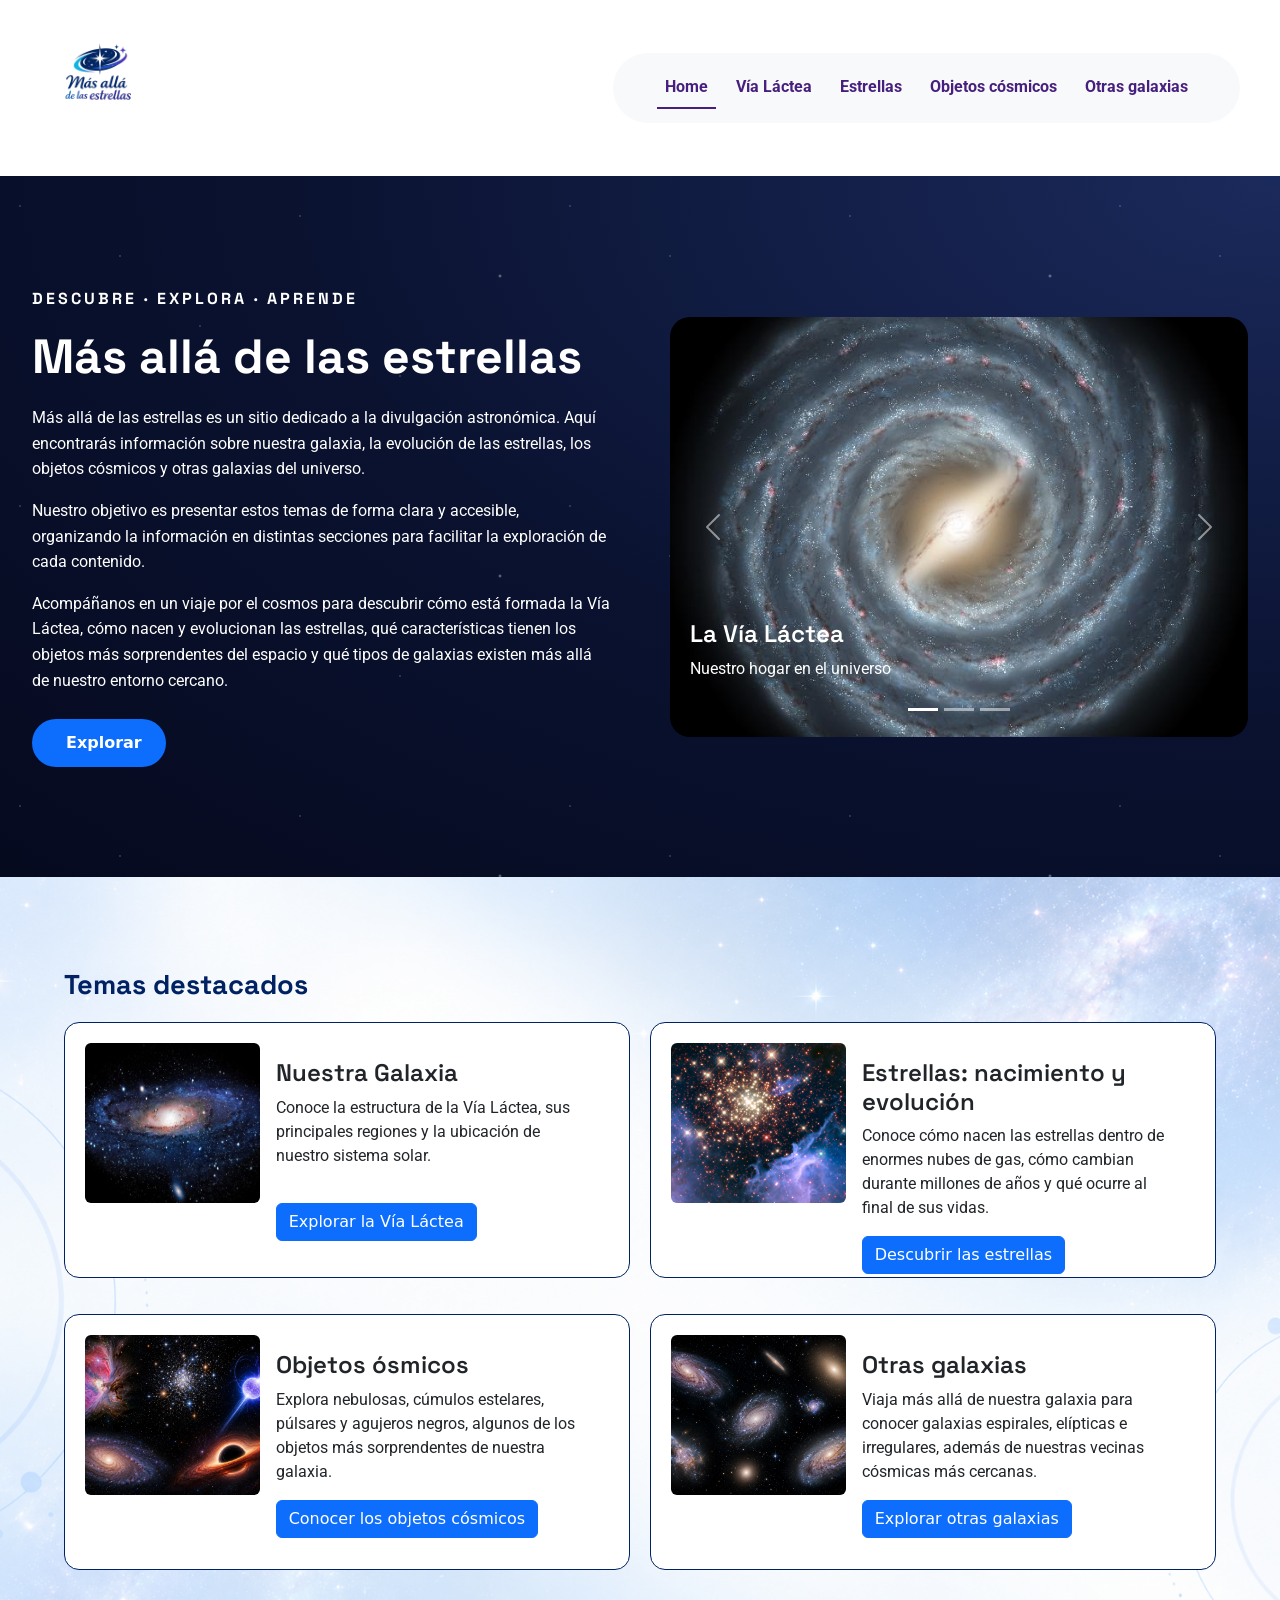
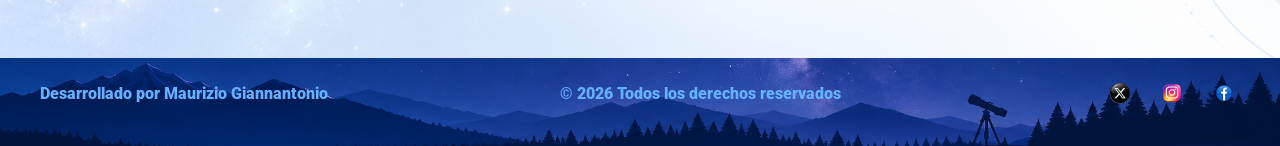
<file: index.html>
<!DOCTYPE html>
<html lang="es">
<head>
    <meta charset="UTF-8">
    <meta name="viewport" content="width=device-width, initial-scale=1.0">
    <!-- BOOTSTRAP -->
    <link href="https://cdn.jsdelivr.net/npm/bootstrap@5.3.8/dist/css/bootstrap.min.css" rel="stylesheet" integrity="sha384-sRIl4kxILFvY47J16cr9ZwB07vP4J8+LH7qKQnuqkuIAvNWLzeN8tE5YBujZqJLB" crossorigin="anonymous">

    <!-- CSS -->
    <link rel="stylesheet" href="./styles/style.css">
    <title>Más allá de las estrellas | Inicio</title>
</head>
<body>
    <header>

        <a href="./index.html" aria-label="Inicio" title="Inicio">
            <figure>
                <img
                    class="logo"
                    src="./assets/logo-pagina.png"
                    alt="Logo de Más allá de las estrellas"
                    title="Más allá de las estrellas"
                >
            </figure>
        </a>
        <nav class="navbar navbar-expand-md bg-body-tertiary " data-bs-theme="light">
            <div class="container">

                <button class="navbar-toggler" type="button" data-bs-toggle="collapse" data-bs-target="#navbarSupportedContent" aria-controls="navbarSupportedContent" aria-expanded="false" aria-label="Toggle navigation">
                    <span class="navbar-toggler-icon"></span>
                </button>
                <div class="collapse navbar-collapse" id="navbarSupportedContent">
                    <ul class="navbar-nav nav-bar ms-auto mb-2 mb-lg-0">
                        <li class="nav-item">
                            <a class="nav-link" aria-current="page" href="./index.html">Home</a>
                            
                        </li>
                        <li class="nav-item">
                            <a class="nav-link" href="./pages/via-lactea.html">Vía Láctea</a>
                        </li>
                        <li class="nav-item">
                            <a class="nav-link" href="./pages/estrellas.html">Estrellas</a>
                        </li>
                        <li class="nav-item">
                            <a class="nav-link" href="./pages/objetos-cosmicos.html">Objetos cósmicos</a>
                        </li>
                        <li class="nav-item">
                            <a class="nav-link" href="./pages/otras-galaxias.html">Otras galaxias</a>
                        </li>
                    </ul>
                </div>
            </div>
        </nav>
    </header>

    <main>

        <!-- HERO con fondo oscuro, full-width -->
        <section class="hero">
            <div class="hero-content home">

                <div class="hero-texto">
                    <p class="hero-badge">DESCUBRE · EXPLORA · APRENDE</p>
                    <h1>Más allá de las estrellas</h1>
                    <p>
                        Más allá de las estrellas es un sitio dedicado a la divulgación astronómica.
                        Aquí encontrarás información sobre nuestra galaxia, la evolución de las estrellas,
                        los objetos cósmicos y otras galaxias del universo.
                    </p>
                    <p>
                        Nuestro objetivo es presentar estos temas de forma clara y accesible,
                        organizando la información en distintas secciones para facilitar la
                        exploración de cada contenido.
                    </p>
                    <p>
                        Acompáñanos en un viaje por el cosmos para descubrir cómo está formada
                        la Vía Láctea, cómo nacen y evolucionan las estrellas, qué características
                        tienen los objetos más sorprendentes del espacio y qué tipos de galaxias
                        existen más allá de nuestro entorno cercano.
                    </p>
                    <a href="#temas-destacados" class="btn-explorar">
                        <i class="bi bi-compass"></i> Explorar
                    </a>
                </div>

                <div class="hero-carousel">
                    <div id="carouselEstrellas" class="carousel slide" data-bs-ride="carousel">
                        <div class="carousel-inner">
                            <div class="carousel-item active">
                                <img src="./assets/via-lactea.jpg" class="d-block w-100" alt="La Vía Láctea">
                                <div class="carousel-caption">
                                    <h5>La Vía Láctea</h5>
                                    <p>Nuestro hogar en el universo</p>
                                </div>
                            </div>
                            <div class="carousel-item">
                                <img src="./assets/estrella.png" class="d-block w-100" alt="Nacimiento de estrellas">
                                <div class="carousel-caption">
                                    <h5>Nacimiento de las estrellas</h5>
                                    <p>Cómo se forman dentro de las nebulosas</p>
                                </div>
                            </div>
                            <div class="carousel-item">
                                <img src="./assets/galaxias.png" class="d-block w-100" alt="Otras galaxias">
                                <div class="carousel-caption">
                                    <h5>Otras galaxias</h5>
                                    <p>Un vistazo más allá de la Vía Láctea</p>
                                </div>
                            </div>
                        </div>

                        <button class="carousel-control-prev" type="button" data-bs-target="#carouselEstrellas" data-bs-slide="prev">
                            <span class="carousel-control-prev-icon" aria-hidden="true"></span>
                        </button>
                        <button class="carousel-control-next" type="button" data-bs-target="#carouselEstrellas" data-bs-slide="next">
                            <span class="carousel-control-next-icon" aria-hidden="true"></span>
                        </button>

                        <div class="carousel-indicators">
                            <button type="button" data-bs-target="#carouselEstrellas" data-bs-slide-to="0" class="active" aria-current="true"></button>
                            <button type="button" data-bs-target="#carouselEstrellas" data-bs-slide-to="1"></button>
                            <button type="button" data-bs-target="#carouselEstrellas" data-bs-slide-to="2"></button>
                        </div>
                    </div>
                </div>

            </div>
        </section>

        <section class ="temas-fondo">
            <div class="home">
                <section class="temas-destacados" id="temas-destacados">
                    <h2>Temas destacados</h2>
                    
                    <div class="contenedor-tarjetas">
                        <article class="card mb-3"">
                            <div class="row g-0">
                                <div class="col-md-4">
                                    <img src="./assets/via-lactea2.jpg" class="img-fluid rounded start" alt="...">
                                </div>
                                <div class="col-md-8">
                                    <div class="card-body">
                                        <h5 class="card-title">Nuestra Galaxia</h5>
                                        <p class="card-text">Conoce la estructura de la Vía Láctea, sus principales regiones y la ubicación de nuestro sistema solar.</p>
                                        <a href="./pages/via-lactea.html" class="btn btn-primary">Explorar la Vía Láctea</a>
                                    </div>
                                </div>
                            </div>
                        </article>

                        <article class="card mb-3">
                            <div class="row g-0">
                                <div class="col-md-4">
                                    <img src="./assets/estrella.png" class="img-fluid rounded start" alt="...">
                                </div>
                                <div class="col-md-8">
                                    <div class="card-body">
                                        <h5 class="card-title">Estrellas: nacimiento y evolución</h5>
                                        <p class = "card-text">
                                            Conoce cómo nacen las estrellas dentro de enormes nubes de gas,
                                            cómo cambian durante millones de años y qué ocurre al final de sus vidas.
                                        </p>
                                        <a href="./pages/estrellas.html" class="btn btn-primary">Descubrir las estrellas</a>
                                    </div>
                                </div>
                            </div>
                        </article>

                        <article class="card mb-3">
                            <div class="row g-0">
                                <div class="col-md-4">
                                    <img src="./assets/objetos-cosmicos.png" class="img-fluid rounded start" alt="...">
                                </div>
                                <div class="col-md-8">
                                    <div class="card-body">
                                        <h5 class="card-title">Objetos ósmicos</h5>
                                        <p class="card-text">Explora nebulosas, cúmulos estelares, púlsares y agujeros negros,
                                            algunos de los objetos más sorprendentes de nuestra galaxia.</p>
                                        <a href="./pages/objetos-cosmicos.html" class="btn btn-primary">Conocer los objetos cósmicos</a>
                                    </div>
                                </div>
                            </div>
                        </article>

                        <article class="card mb-3"">
                            <div class="row g-0">
                                <div class="col-md-4">
                                    <img src="./assets/galaxias.png" class="img-fluid rounded start" alt="...">
                                </div>
                                <div class="col-md-8">
                                    <div class="card-body">
                                        <h5 class="card-title">Otras galaxias</h5>
                                        <p class="card-text"> Viaja más allá de nuestra galaxia para conocer galaxias espirales,
                                            elípticas e irregulares, además de nuestras vecinas cósmicas más cercanas.</p>
                                        <a href="./pages/otras-galaxias.html" class="btn btn-primary">Explorar otras galaxias</a>
                                    </div>
                                </div>
                            </div>
                        </article>
                    </div>
                </section>
            </div>
        </section>
        
    </main>


    <footer>

        <p>Desarrollado por Maurizio Giannantonio</p>

        <p>
            &copy; <span id="year"></span> Todos los derechos reservados
        </p>
        <nav class="footer-nav">
            <ul class = "rs">

                <li>
                    <a href="https://x.com/" target="_blank" rel="noopener noreferrer">
                        <img class = "RRSS-img"
                         src="./assets/logo-x.png"
                          alt="Visitar nuestro perfil de X">
                    </a>
                </li>

                <li>
                    <a href="https://www.instagram.com/" target="_blank" rel="noopener noreferrer">
                        <img
                            class = "RRSS-img"
                            src="./assets/logo-instagram.png"
                            alt="Visitar nuestro perfil de Instagram"
                        >
                    </a>
                </li>

                <li>
                    <a href="https://www.facebook.com/" target="_blank" rel="noopener noreferrer">
                        <img
                            class = "RRSS-img"
                            src="./assets/logo-facebook.png"
                            alt="Visitar nuestro perfil de Facebook"
                        >
                    </a>
                </li>

            </ul>
        </nav>


    </footer>

    <script>
        const yearElement = document.getElementById("year");

        if (yearElement) {
            yearElement.textContent = new Date().getFullYear();
        }
    </script>

    <!-- BOOTSTRAP -->
    <script src="https://cdn.jsdelivr.net/npm/bootstrap@5.3.8/dist/js/bootstrap.bundle.min.js" integrity="sha384-FKyoEForCGlyvwx9Hj09JcYn3nv7wiPVlz7YYwJrWVcXK/BmnVDxM+D2scQbITxI" crossorigin="anonymous"></script>
</body>
</html>
</file>
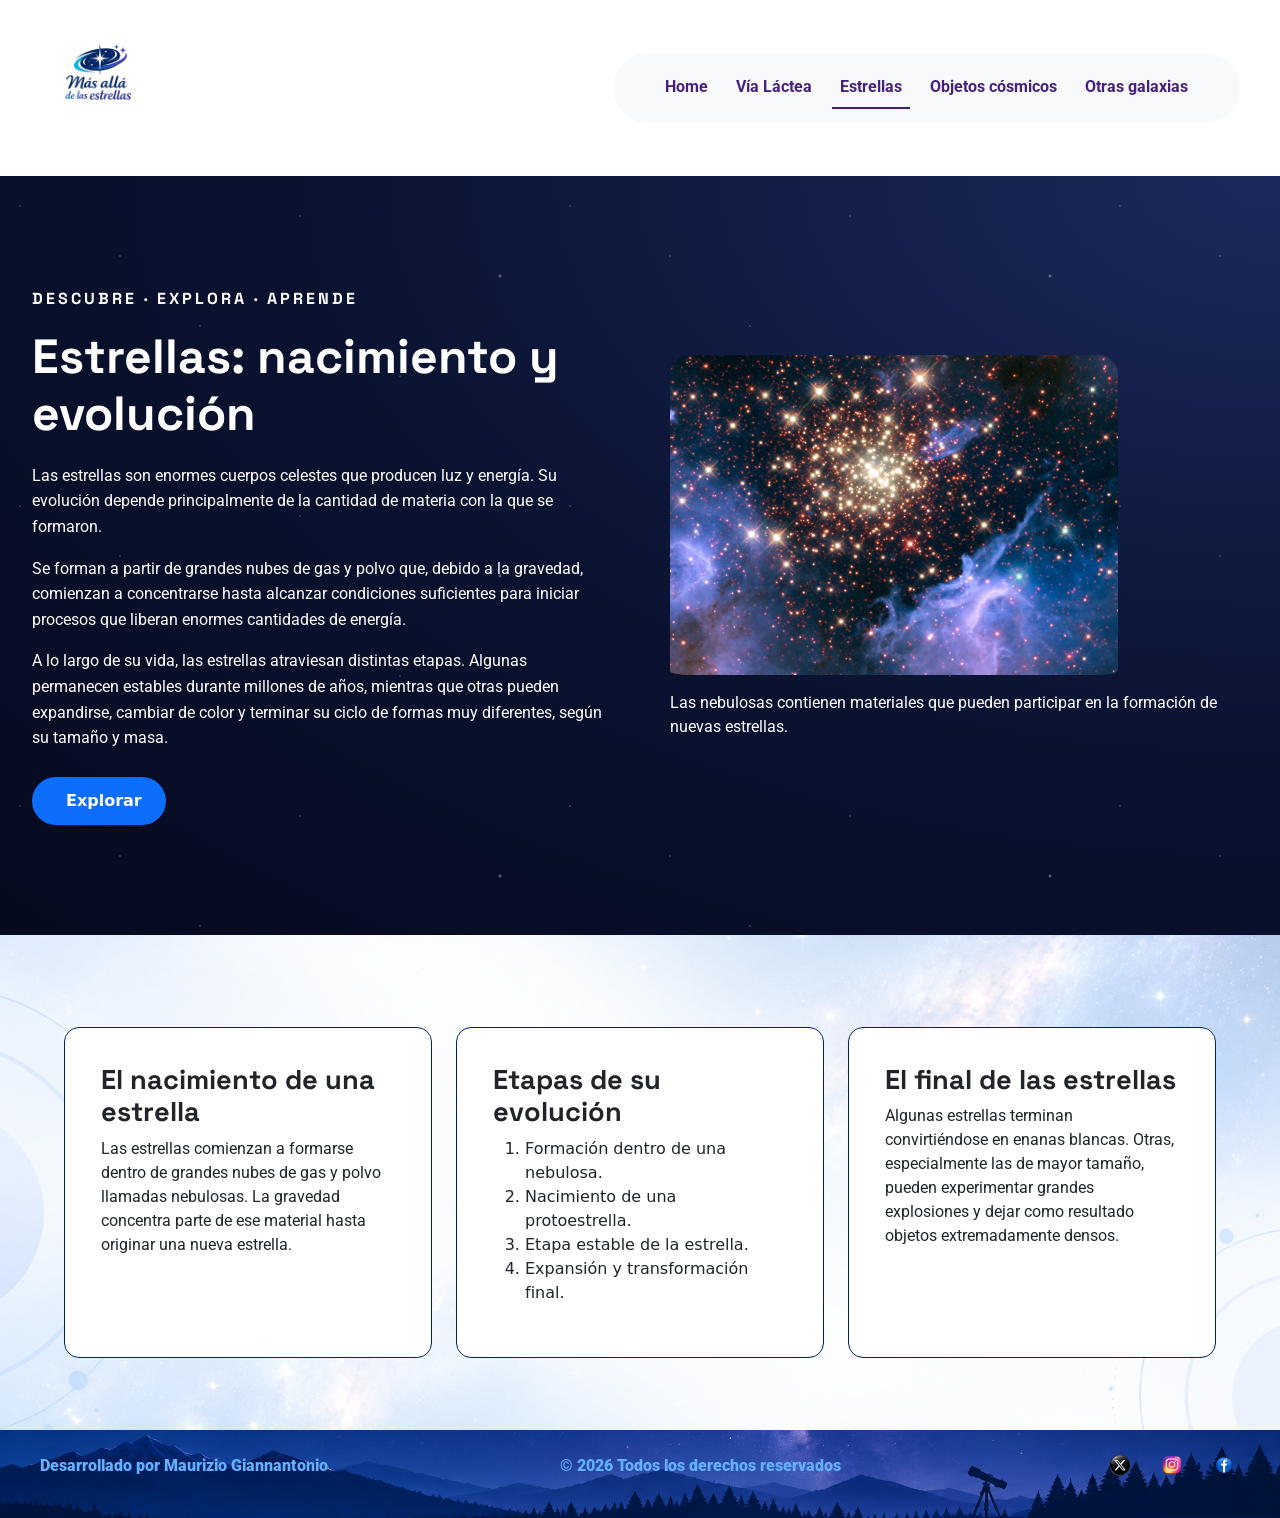
<file: pages/estrellas.html>
<!DOCTYPE html>
<html lang="es">
<head>
    <meta charset="UTF-8">
    <meta name="viewport" content="width=device-width, initial-scale=1.0">
    <!-- BOOTSTRAP -->
    <link href="https://cdn.jsdelivr.net/npm/bootstrap@5.3.8/dist/css/bootstrap.min.css" rel="stylesheet" integrity="sha384-sRIl4kxILFvY47J16cr9ZwB07vP4J8+LH7qKQnuqkuIAvNWLzeN8tE5YBujZqJLB" crossorigin="anonymous">

        <!-- CSS -->
    <link rel="stylesheet" href="../styles/style.css">
    <title>Más allá de las estrellas | Estrellas</title>
</head>
<body>
    <header>

        <a href="../index.html" aria-label="Inicio" title="Inicio">
            <figure>
                <img
                    class="logo"
                    src="../assets/logo-pagina.png"
                    alt="Logo de Más allá de las estrellas"
                    title="Más allá de las estrellas"
                >
            </figure>
        </a>
        <nav class="navbar navbar-expand-md bg-body-tertiary " data-bs-theme="light">
            <div class="container">
                <button class="navbar-toggler" type="button" data-bs-toggle="collapse" data-bs-target="#navbarSupportedContent" aria-controls="navbarSupportedContent" aria-expanded="false" aria-label="Toggle navigation">
                    <span class="navbar-toggler-icon"></span>
                </button>
                <div class="collapse navbar-collapse" id="navbarSupportedContent">
                    <ul class="navbar-nav nav-bar ms-auto mb-2 mb-lg-0">
                        <li class="nav-item">
                            <a class="nav-link"  href="../index.html">Home</a>
                            
                        </li>
                        <li class="nav-item">
                            <a class="nav-link" href="./via-lactea.html">Vía Láctea</a>
                        </li>
                        <li class="nav-item">
                            <a class="nav-link" aria-current="page" href="./estrellas.html">Estrellas</a>
                        </li>
                        <li class="nav-item">
                            <a class="nav-link" href="./objetos-cosmicos.html">Objetos cósmicos</a>
                        </li>
                        <li class="nav-item">
                            <a class="nav-link" href="./otras-galaxias.html">Otras galaxias</a>
                        </li>
                    </ul>
                </div>
            </div>
        </nav>
    </header>

    <main>

        
          <!-- HERO con fondo oscuro, full-width -->
        <section class="hero">
            <div class="hero-content home">
                <div class="hero-texto">
                    <p class="hero-badge">DESCUBRE · EXPLORA · APRENDE</p>
                    <h1>Estrellas: nacimiento y evolución</h1>
                    <!-- Introducción general al tema de las estrellas -->
                    <p>
                    Las estrellas son enormes cuerpos celestes que producen luz y energía.
                    Su evolución depende principalmente de la cantidad de materia con la
                    que se formaron.
                    </p>

                    <!-- Explica de forma general cómo se originan -->
                    <p>
                    Se forman a partir de grandes nubes de gas y polvo que, debido a la gravedad,
                    comienzan a concentrarse hasta alcanzar condiciones suficientes para iniciar
                    procesos que liberan enormes cantidades de energía.
                    </p>

                    <!-- Explica que no todas evolucionan de la misma forma -->
                    <p>
                    A lo largo de su vida, las estrellas atraviesan distintas etapas. Algunas
                    permanecen estables durante millones de años, mientras que otras pueden
                    expandirse, cambiar de color y terminar su ciclo de formas muy diferentes,
                    según su tamaño y masa.
                    </p>
                    <a href="#temas-destacados" class="btn-explorar">
                        <i class="bi bi-compass"></i> Explorar
                    </a>
                </div>

                <div class="hero-estrellas-imagen">
                    <figure class="estrellas-imagen">
                        <img src="../assets/estrella.png"alt="Estrellas brillando dentro de una nebulosa" title="Nacimiento de las estrellas">
                        <figcaption>
                            Las nebulosas contienen materiales que pueden participar
                            en la formación de nuevas estrellas.
                        </figcaption>
                    </figure>
                </div>
            </div>
        </section>

        
        <section class="temas-fondo">
            <div class="home">
                <section class="temas-destacados" id="temas-destacados">
                    <div class="row row-cols-1 row-cols-md-3 g-4 cards-estrellas">
                        <div class="col">
                            <article class="card">
                                <div class="card-body">
                                    <h2 class="card-title">El nacimiento de una estrella</h2>
                                    <p>
                                        Las estrellas comienzan a formarse dentro de grandes nubes de gas y
                                        polvo llamadas nebulosas. La gravedad concentra parte de ese material
                                        hasta originar una nueva estrella.
                                    </p>
                                </div>
                            </article>
                        </div>
                        <div class="col">
                            <article class="card">
                                <div class="card-body">
                                    <h2 class="card-title">Etapas de su evolución</h2>
                                    <ol>
                                        <li>Formación dentro de una nebulosa.</li>
                                        <li>Nacimiento de una protoestrella.</li>
                                        <li>Etapa estable de la estrella.</li>
                                        <li>Expansión y transformación final.</li>
                                    </ol>         
                                </div>
                            </article>
                        </div>
                        <div class="col">
                            <article class="card">
                                <div class="card-body">
                                    <h2 class="card-title">El final de las estrellas</h2>
                                    <p>
                                        Algunas estrellas terminan convirtiéndose en enanas blancas. Otras,
                                        especialmente las de mayor tamaño, pueden experimentar grandes
                                        explosiones y dejar como resultado objetos extremadamente densos.
                                    </p>
                                </div>
                            </article>
                        </div>
                    </div>
                </section>
            </div>
        </section>

    </main>

    <footer>

        <p>Desarrollado por Maurizio Giannantonio</p>

        <p>
            &copy; <span id="year"></span> Todos los derechos reservados
        </p>
        <nav  class="footer-nav">
            <ul class = "rs">

                <li>
                    <a href="https://x.com/" target="_blank" rel="noopener noreferrer">
                        <img class = "RRSS-img"
                         src="../assets/logo-x.png"
                          alt="Visitar nuestro perfil de X">
                    </a>
                </li>

                <li>
                    <a href="https://www.instagram.com/" target="_blank" rel="noopener noreferrer">
                        <img
                            class = "RRSS-img"
                            src="../assets/logo-instagram.png"
                            alt="Visitar nuestro perfil de Instagram"
                        >
                    </a>
                </li>

                <li>
                    <a href="https://www.facebook.com/" target="_blank" rel="noopener noreferrer">
                        <img
                            class = "RRSS-img"
                            src="../assets/logo-facebook.png"
                            alt="Visitar nuestro perfil de Facebook"
                        >
                    </a>
                </li>

            </ul>
        </nav>

    </footer>

    <script>
        const yearElement = document.getElementById("year");

        if (yearElement) {
            yearElement.textContent = new Date().getFullYear();
        }
    </script>

    <!-- BOOTSTRAP -->
    <script src="https://cdn.jsdelivr.net/npm/bootstrap@5.3.8/dist/js/bootstrap.bundle.min.js" integrity="sha384-FKyoEForCGlyvwx9Hj09JcYn3nv7wiPVlz7YYwJrWVcXK/BmnVDxM+D2scQbITxI" crossorigin="anonymous"></script>
</body>
</html>
</file>
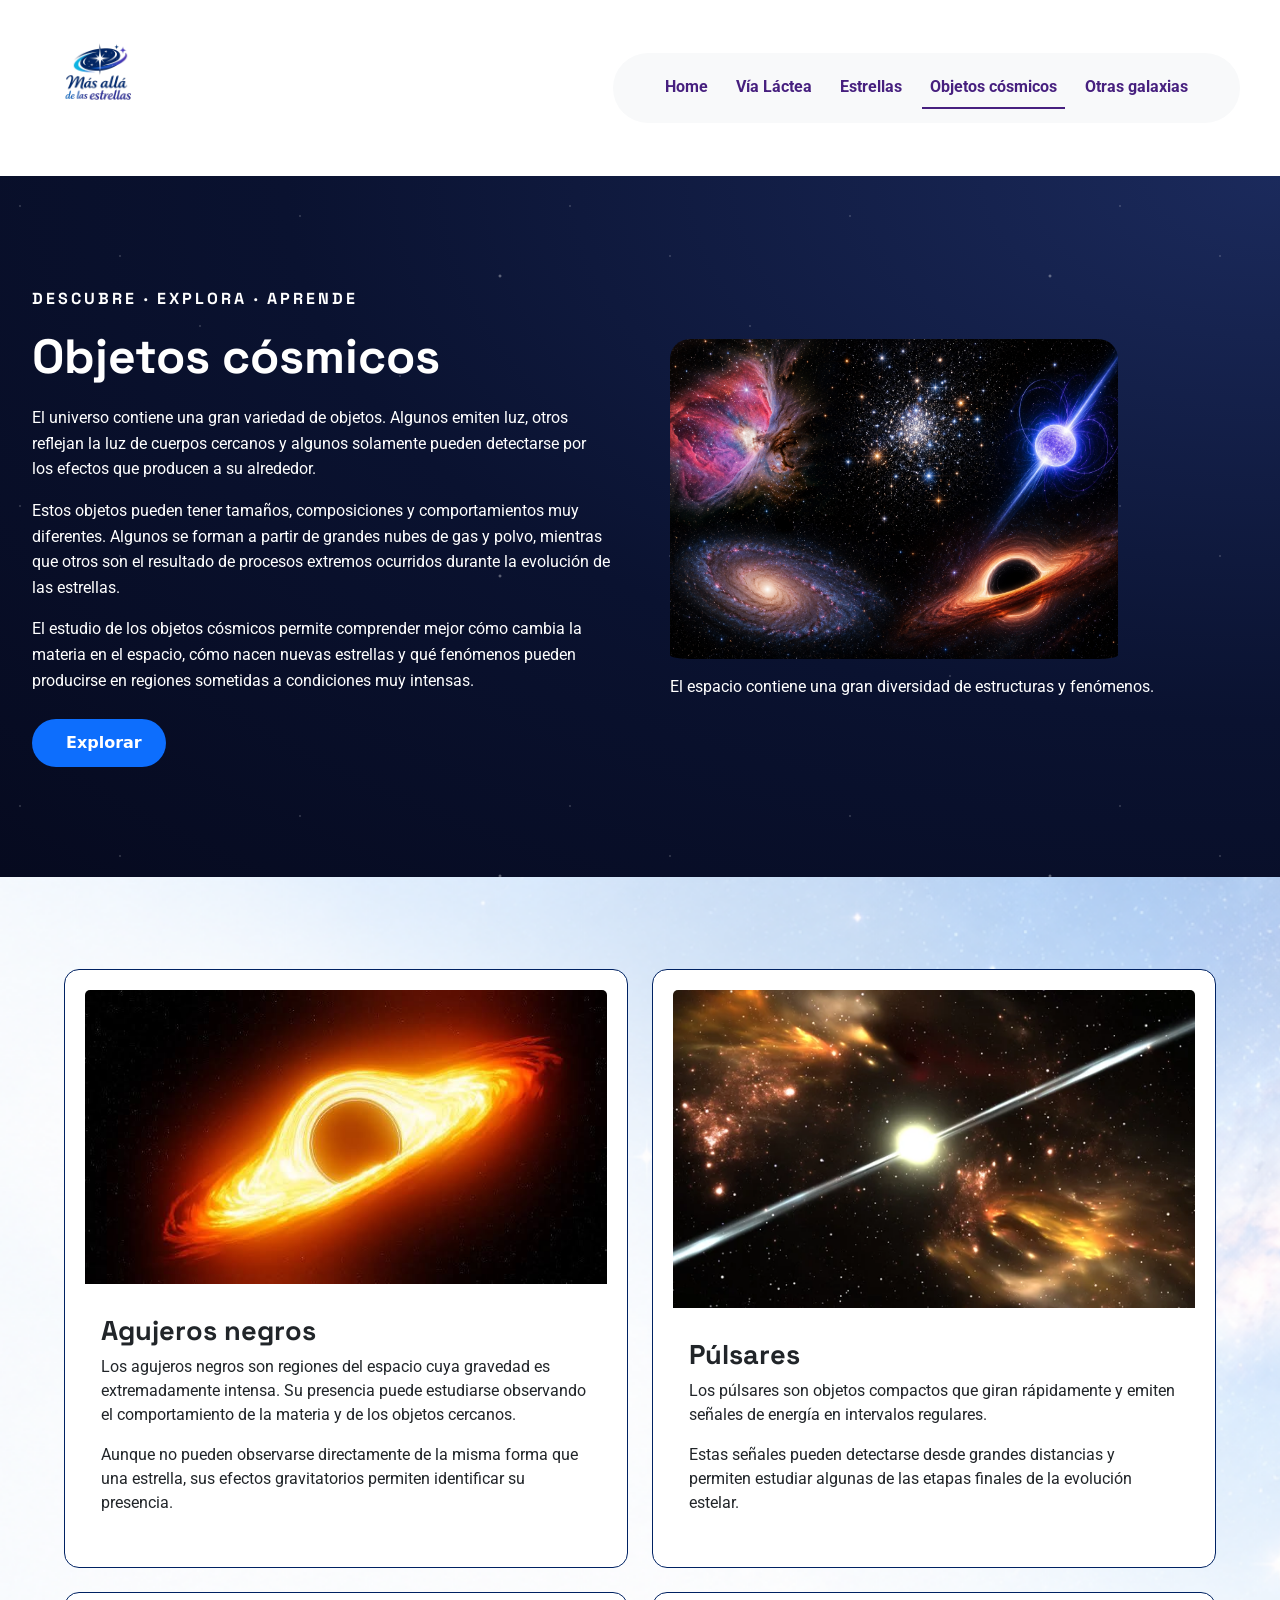
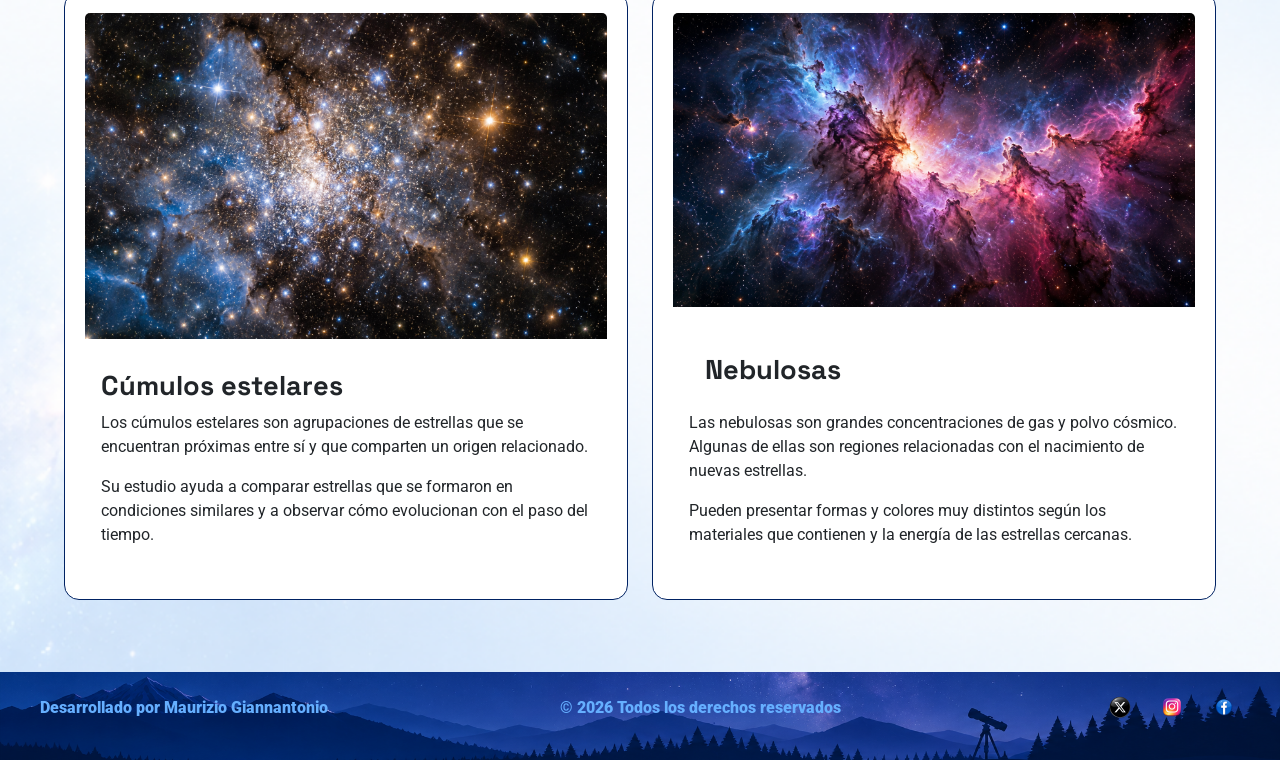
<file: pages/objetos-cosmicos.html>
<!DOCTYPE html>
<html lang="es">
<head>
    <meta charset="UTF-8">
    <meta name="viewport" content="width=device-width, initial-scale=1.0">
    <!-- BOOTSTRAP -->
    <link href="https://cdn.jsdelivr.net/npm/bootstrap@5.3.8/dist/css/bootstrap.min.css" rel="stylesheet" integrity="sha384-sRIl4kxILFvY47J16cr9ZwB07vP4J8+LH7qKQnuqkuIAvNWLzeN8tE5YBujZqJLB" crossorigin="anonymous">

        <!-- CSS -->
    <link rel="stylesheet" href="../styles/style.css">
    <title>Más allá de las estrellas | Objetos cósmicos</title>
</head>
<body>
    <header>

        <a href="../index.html" aria-label="Inicio" title="Inicio">
            <figure>
                <img
                    class="logo"
                    src="../assets/logo-pagina.png"
                    alt="Logo de Más allá de las estrellas"
                    title="Más allá de las estrellas"
                >
            </figure>
        </a>
        <nav class="navbar navbar-expand-md bg-body-tertiary " data-bs-theme="light">
            <div class="container">
                <button class="navbar-toggler" type="button" data-bs-toggle="collapse" data-bs-target="#navbarSupportedContent" aria-controls="navbarSupportedContent" aria-expanded="false" aria-label="Toggle navigation">
                    <span class="navbar-toggler-icon"></span>
                </button>
                <div class="collapse navbar-collapse" id="navbarSupportedContent">
                    <ul class="navbar-nav nav-bar ms-auto mb-2 mb-lg-0">
                        <li class="nav-item">
                            <a class="nav-link"  href="../index.html">Home</a>
                            
                        </li>
                        <li class="nav-item">
                            <a class="nav-link" href="./via-lactea.html">Vía Láctea</a>
                        </li>
                        <li class="nav-item">
                            <a class="nav-link" href="./estrellas.html">Estrellas</a>
                        </li>
                        <li class="nav-item">
                            <a class="nav-link" aria-current="page" href="./objetos-cosmicos.html">Objetos cósmicos</a>
                        </li>
                        <li class="nav-item">
                            <a class="nav-link" href="./otras-galaxias.html">Otras galaxias</a>
                        </li>
                    </ul>
                </div>
            </div>
        </nav>
    </header>
    
    <main>

          <!-- HERO con fondo oscuro, full-width -->
        <section class="hero">
            <div class="hero-content home">
                <div class="hero-texto">
                    <p class="hero-badge">DESCUBRE · EXPLORA · APRENDE</p>
                    <h1>Objetos cósmicos</h1>
                    <p>
                        El universo contiene una gran variedad de objetos. Algunos emiten luz,
                        otros reflejan la luz de cuerpos cercanos y algunos solamente pueden
                        detectarse por los efectos que producen a su alrededor.
                    </p>

                    <p>
                        Estos objetos pueden tener tamaños, composiciones y comportamientos muy
                        diferentes. Algunos se forman a partir de grandes nubes de gas y polvo,
                        mientras que otros son el resultado de procesos extremos ocurridos
                        durante la evolución de las estrellas.
                    </p>

                    <p>
                        El estudio de los objetos cósmicos permite comprender mejor cómo cambia
                        la materia en el espacio, cómo nacen nuevas estrellas y qué fenómenos
                        pueden producirse en regiones sometidas a condiciones muy intensas.
                    </p>
                    <a href="#temas-destacados" class="btn-explorar">
                        <i class="bi bi-compass"></i> Explorar
                    </a>
                </div>

                <div class="hero-objetos-imagen">
                    <figure class="objetos-imagen">
                        <img src="../assets/objetos-cosmicos.png" alt="Representación de diferentes objetos presentes en el espacio" title="Objetos cósmicos">
                        <figcaption>
                            El espacio contiene una gran diversidad de estructuras y fenómenos.
                        </figcaption>
                    </figure>
                </div>
            </div>
        </section>

        <section class="temas-fondo">
            <div class="home">
                <section class="temas-destacados" id="temas-destacados">
                    <div class="row row-cols-1 row-cols-md-2 g-4 cards-objetos">
                        <div class="col">
                            <article class="card">
                                <img src="../assets/agujero-negro.jpg" class="card-img-top" alt="...">
                                <div class="card-body">
                                    <h2 class="card-title">Agujeros negros</h2>
                                    <p>
                                        Los agujeros negros son regiones del espacio cuya gravedad es
                                        extremadamente intensa. Su presencia puede estudiarse observando el
                                        comportamiento de la materia y de los objetos cercanos.
                                    </p>

                                    <p>
                                        Aunque no pueden observarse directamente de la misma forma que una
                                        estrella, sus efectos gravitatorios permiten identificar su presencia.
                                    </p>
                                </div>
                            </article>
                        </div>
                        <div class="col">
                            <article class="card">
                                <img src="../assets/pulsares.jpg" class="card-img-top" alt="...">
                                <div class="card-body">
                                    <h2 class="card-title">Púlsares</h2>
                                    <p>
                                        Los púlsares son objetos compactos que giran rápidamente y emiten
                                        señales de energía en intervalos regulares.
                                    </p>

                                    <p>
                                        Estas señales pueden detectarse desde grandes distancias y permiten
                                        estudiar algunas de las etapas finales de la evolución estelar.
                                    </p>             
                                </div>
                            </article>
                        </div>
                        <div class="col">
                            <article class="card">
                                <img src="../assets/cumulos-estelares.jpg" class="card-img-top" alt="...">
                                <div class="card-body">
                                    <h2 class ="card-title">Cúmulos estelares</h2>

                                    <p>
                                        Los cúmulos estelares son agrupaciones de estrellas que se encuentran
                                        próximas entre sí y que comparten un origen relacionado.
                                    </p>

                                    <p>
                                        Su estudio ayuda a comparar estrellas que se formaron en condiciones
                                        similares y a observar cómo evolucionan con el paso del tiempo.
                                    </p>
                                </div>
                            </article>
                        </div>
                        <div class="col">
                            <article class="card">
                                <img src="../assets/nebulosas.jpg" class="card-img-top" alt="...">
                                <div class="card-body">
                                    <h2 class="card-body">Nebulosas</h2>

                                    <p>
                                        Las nebulosas son grandes concentraciones de gas y polvo cósmico.
                                        Algunas de ellas son regiones relacionadas con el nacimiento de nuevas
                                        estrellas.
                                    </p>

                                    <p>
                                        Pueden presentar formas y colores muy distintos según los materiales
                                        que contienen y la energía de las estrellas cercanas.
                                    </p>
                                </div>
                            </article>
                        </div>
                    </div>
                </section>
            </div>
        </section>
    </main>

    <footer>
        <p>Desarrollado por Maurizio Giannantonio</p>

        <p>
            &copy; <span id="year"></span> Todos los derechos reservados
        </p>
        <nav  class="footer-nav">
            <ul class = "rs">

                <li>
                    <a href="https://x.com/" target="_blank" rel="noopener noreferrer">
                        <img class = "RRSS-img"
                         src="../assets/logo-x.png"
                          alt="Visitar nuestro perfil de X">
                    </a>
                </li>

                <li>
                    <a href="https://www.instagram.com/" target="_blank" rel="noopener noreferrer">
                        <img
                            class = "RRSS-img"
                            src="../assets/logo-instagram.png"
                            alt="Visitar nuestro perfil de Instagram"
                        >
                    </a>
                </li>

                <li>
                    <a href="https://www.facebook.com/" target="_blank" rel="noopener noreferrer">
                        <img
                            class = "RRSS-img"
                            src="../assets/logo-facebook.png"
                            alt="Visitar nuestro perfil de Facebook"
                        >
                    </a>
                </li>

            </ul>
        </nav>
    </footer>

    <script>
        const yearElement = document.getElementById("year");

        if (yearElement) {
            yearElement.textContent = new Date().getFullYear();
        }
    </script>

    <!-- BOOTSTRAP -->
    <script src="https://cdn.jsdelivr.net/npm/bootstrap@5.3.8/dist/js/bootstrap.bundle.min.js" integrity="sha384-FKyoEForCGlyvwx9Hj09JcYn3nv7wiPVlz7YYwJrWVcXK/BmnVDxM+D2scQbITxI" crossorigin="anonymous"></script>
</body>
</html>
</file>
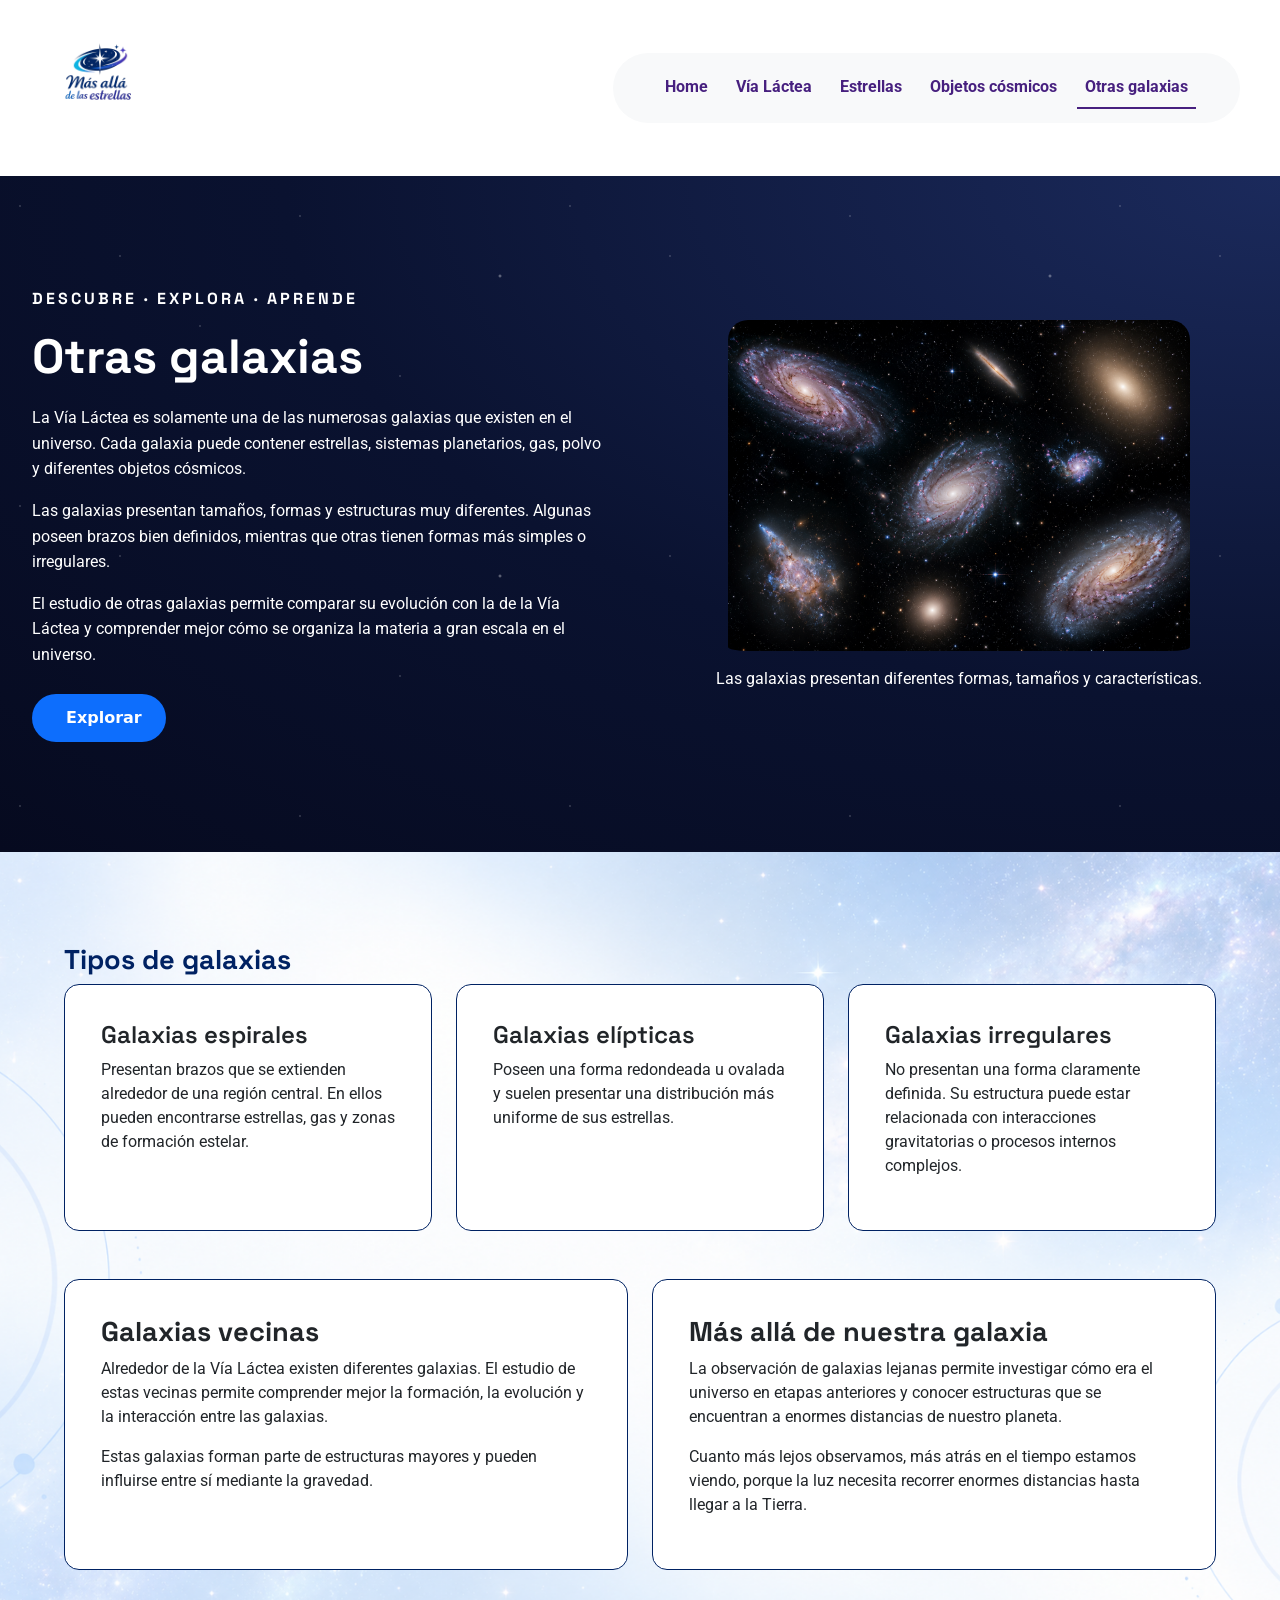
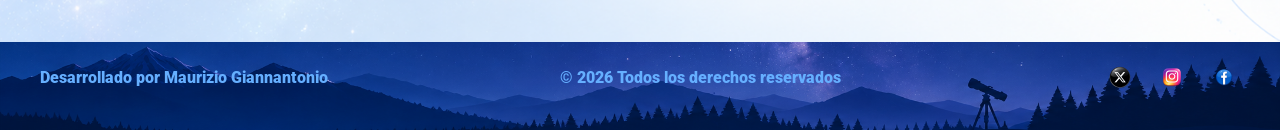
<file: pages/otras-galaxias.html>
<!DOCTYPE html>
<html lang="es">
<head>
    <meta charset="UTF-8">
    <meta name="viewport" content="width=device-width, initial-scale=1.0">
    <!-- BOOTSTRAP -->
    <link href="https://cdn.jsdelivr.net/npm/bootstrap@5.3.8/dist/css/bootstrap.min.css" rel="stylesheet" integrity="sha384-sRIl4kxILFvY47J16cr9ZwB07vP4J8+LH7qKQnuqkuIAvNWLzeN8tE5YBujZqJLB" crossorigin="anonymous">

        <!-- CSS -->
    <link rel="stylesheet" href="../styles/style.css">
    <title>Más allá de las estrellas | Otras galaxias</title>
</head>
<body>
    <header>

        <a href="../index.html" aria-label="Inicio" title="Inicio">
            <figure>
                <img
                    class="logo"
                    src="../assets/logo-pagina.png"
                    alt="Logo de Más allá de las estrellas"
                    title="Más allá de las estrellas"
                >
            </figure>
        </a>
        <nav class="navbar navbar-expand-md bg-body-tertiary " data-bs-theme="light">
            <div class="container">

                <button class="navbar-toggler" type="button" data-bs-toggle="collapse" data-bs-target="#navbarSupportedContent" aria-controls="navbarSupportedContent" aria-expanded="false" aria-label="Toggle navigation">
                    <span class="navbar-toggler-icon"></span>
                </button>
                <div class="collapse navbar-collapse" id="navbarSupportedContent">
                    <ul class="navbar-nav nav-bar ms-auto mb-2 mb-lg-0">
                        <li class="nav-item">
                            <a class="nav-link" href="../index.html">Home</a>
                            
                        </li>
                        <li class="nav-item">
                            <a class="nav-link" href="./via-lactea.html">Vía Láctea</a>
                        </li>
                        <li class="nav-item">
                            <a class="nav-link" href="./estrellas.html">Estrellas</a>
                        </li>
                        <li class="nav-item">
                            <a class="nav-link" href="./objetos-cosmicos.html">Objetos cósmicos</a>
                        </li>
                        <li class="nav-item">
                            <a class="nav-link" aria-current="page" href="./otras-galaxias.html">Otras galaxias</a>
                        </li>
                    </ul>
                </div>
            </div>
        </nav>
    </header>

    <main>

        <!-- HERO con fondo oscuro, full-width -->
        <section class="hero">
            <div class="hero-content home">
                <div class="hero-texto">
                    <p class="hero-badge">DESCUBRE · EXPLORA · APRENDE</p>
                    <h1>Otras galaxias</h1>
                    <p>
                        La Vía Láctea es solamente una de las numerosas galaxias que existen
                        en el universo. Cada galaxia puede contener estrellas, sistemas
                        planetarios, gas, polvo y diferentes objetos cósmicos.
                    </p>
                    <p>
                        Las galaxias presentan tamaños, formas y estructuras muy diferentes.
                        Algunas poseen brazos bien definidos, mientras que otras tienen formas
                        más simples o irregulares.
                    </p>
                    <p>
                        El estudio de otras galaxias permite comparar su evolución con la de
                        la Vía Láctea y comprender mejor cómo se organiza la materia a gran
                        escala en el universo.
                    </p>
                    <a href="#temas-destacados" class="btn-explorar">
                        <i class="bi bi-compass"></i> Explorar
                    </a>
                </div>

                <div class="hero-galaxias-imagen">
                    <figure class="galaxias-imagen">
                        <img
                            src="../assets/galaxias.png"
                            alt="Representación de diferentes galaxias en el universo"
                            title="Otras galaxias"
                        >
                        <figcaption>
                            Las galaxias presentan diferentes formas, tamaños y características.
                        </figcaption>
                    </figure>
                </div>
            </div>
        </section>

        <section class="temas-fondo">
            <div class="home">
                <section class="temas-destacados" id="temas-destacados">

                    <h2>Tipos de galaxias</h2>

                    <div class="row row-cols-1 row-cols-md-3 g-4 cards-galaxias">
                        <div class="col">
                            <article class="card">
                                <div class="card-body">
                                    <h3 class="card-title">Galaxias espirales</h3>
                                    <p>
                                        Presentan brazos que se extienden alrededor de una región central.
                                        En ellos pueden encontrarse estrellas, gas y zonas de formación
                                        estelar.
                                    </p>
                                </div>
                            </article>
                        </div>

                        <div class="col">
                            <article class="card">
                                <div class="card-body">
                                    <h3 class="card-title">Galaxias elípticas</h3>
                                    <p>
                                        Poseen una forma redondeada u ovalada y suelen presentar una
                                        distribución más uniforme de sus estrellas.
                                    </p>
                                </div>
                            </article>
                        </div>

                        <div class="col">
                            <article class="card">
                                <div class="card-body">
                                    <h3 class="card-title">Galaxias irregulares</h3>
                                    <p>
                                        No presentan una forma claramente definida. Su estructura puede
                                        estar relacionada con interacciones gravitatorias o procesos
                                        internos complejos.
                                    </p>
                                </div>
                            </article>
                        </div>
                    </div>

                    <div class="row row-cols-1 row-cols-md-2 g-4 cards-galaxias mt-4">
                        <div class="col">
                            <article class="card">
                                <div class="card-body">
                                    <h2 class="card-title">Galaxias vecinas</h2>
                                    <p>
                                        Alrededor de la Vía Láctea existen diferentes galaxias. El estudio de
                                        estas vecinas permite comprender mejor la formación, la evolución y la
                                        interacción entre las galaxias.
                                    </p>
                                    <p>
                                        Estas galaxias forman parte de estructuras mayores y pueden influirse
                                        entre sí mediante la gravedad.
                                    </p>
                                </div>
                            </article>
                        </div>

                        <div class="col">
                            <article class="card">
                                <div class="card-body">
                                    <h2 class="card-title">Más allá de nuestra galaxia</h2>
                                    <p>
                                        La observación de galaxias lejanas permite investigar cómo era el
                                        universo en etapas anteriores y conocer estructuras que se encuentran
                                        a enormes distancias de nuestro planeta.
                                    </p>
                                    <p>
                                        Cuanto más lejos observamos, más atrás en el tiempo estamos viendo,
                                        porque la luz necesita recorrer enormes distancias hasta llegar a la
                                        Tierra.
                                    </p>
                                </div>
                            </article>
                        </div>
                    </div>

                </section>
            </div>
        </section>

    </main>


    <footer>
        <p>Desarrollado por Maurizio Giannantonio</p>

        <p>
            &copy; <span id="year"></span> Todos los derechos reservados
        </p>
        <nav  class="footer-nav">
            <ul class = "rs">

                <li>
                    <a href="https://x.com/" target="_blank" rel="noopener noreferrer">
                        <img class = "RRSS-img"
                         src="../assets/logo-x.png"
                          alt="Visitar nuestro perfil de X">
                    </a>
                </li>

                <li>
                    <a href="https://www.instagram.com/" target="_blank" rel="noopener noreferrer">
                        <img
                            class = "RRSS-img"
                            src="../assets/logo-instagram.png"
                            alt="Visitar nuestro perfil de Instagram"
                        >
                    </a>
                </li>

                <li>
                    <a href="https://www.facebook.com/" target="_blank" rel="noopener noreferrer">
                        <img
                            class = "RRSS-img"
                            src="../assets/logo-facebook.png"
                            alt="Visitar nuestro perfil de Facebook"
                        >
                    </a>
                </li>

            </ul>
        </nav>
    </footer>

    <script>
        const yearElement = document.getElementById("year");

        if (yearElement) {
            yearElement.textContent = new Date().getFullYear();
        }
    </script>

    <!-- BOOTSTRAP -->
    <script src="https://cdn.jsdelivr.net/npm/bootstrap@5.3.8/dist/js/bootstrap.bundle.min.js" integrity="sha384-FKyoEForCGlyvwx9Hj09JcYn3nv7wiPVlz7YYwJrWVcXK/BmnVDxM+D2scQbITxI" crossorigin="anonymous"></script>
</body>
</html>
</file>
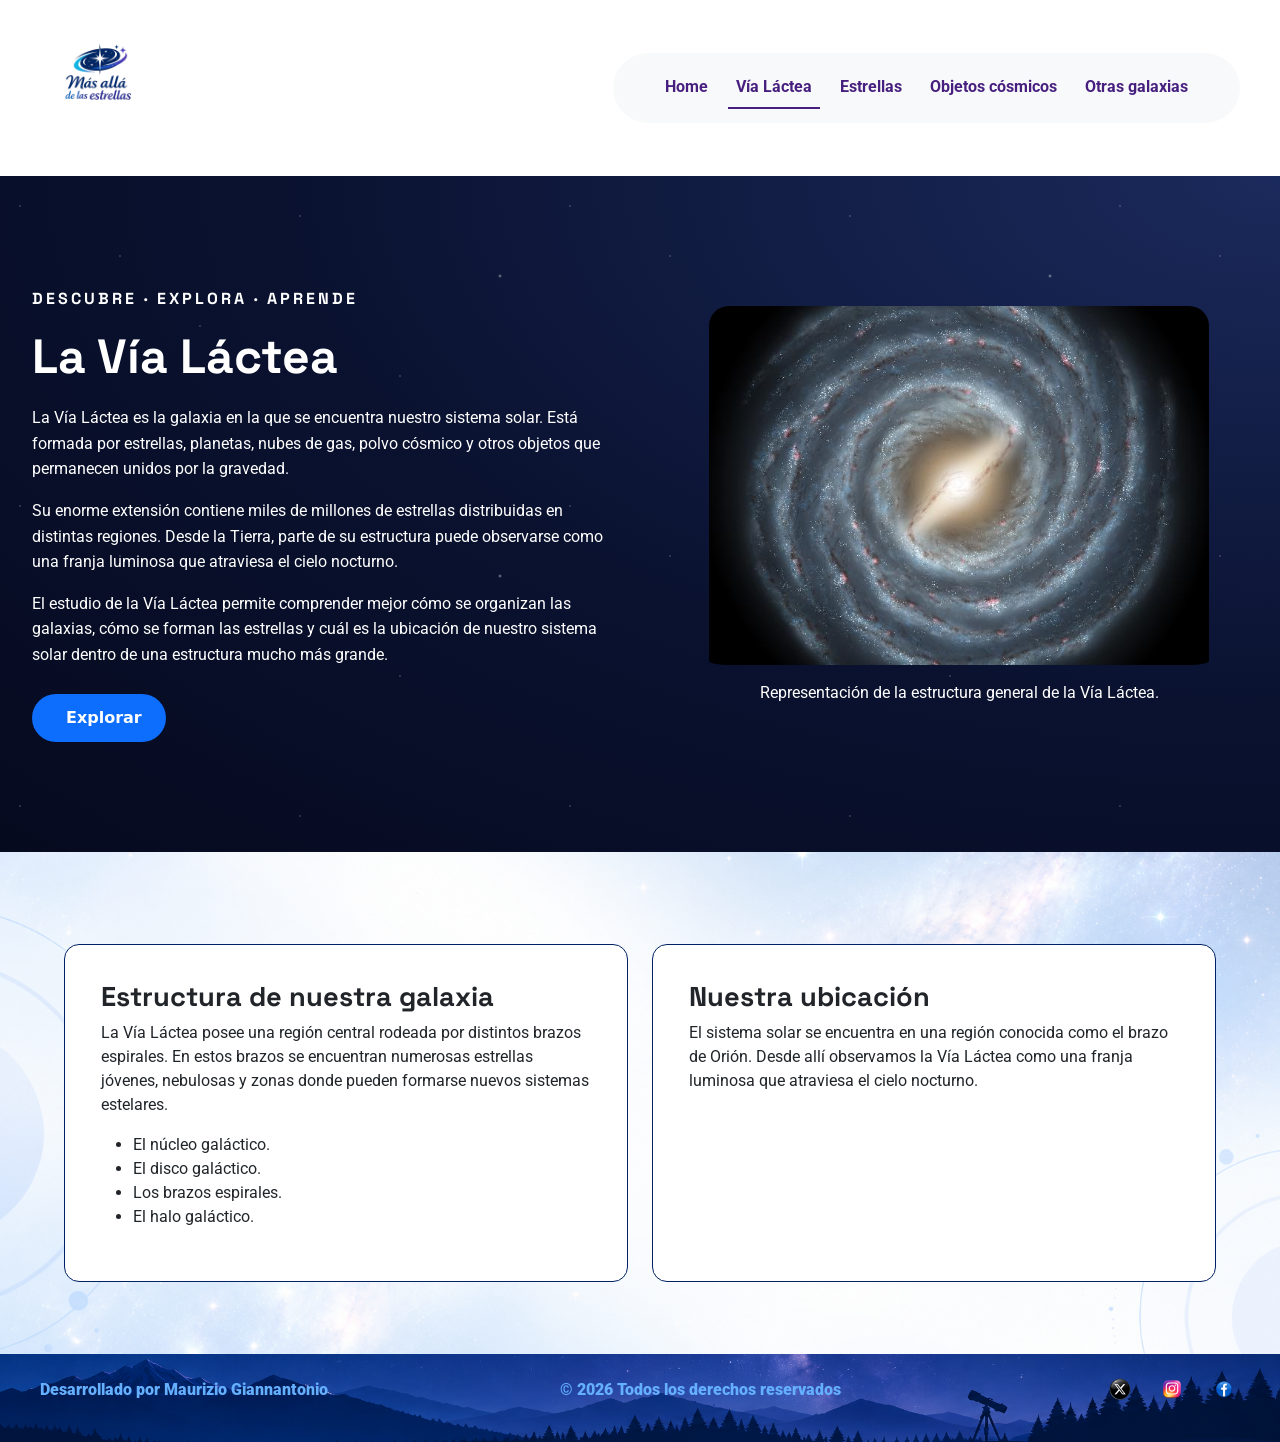
<file: pages/via-lactea.html>
<!DOCTYPE html>
<html lang="es">
<head>
    <meta charset="UTF-8">
    <meta name="viewport" content="width=device-width, initial-scale=1.0">
    <!-- BOOTSTRAP -->
    <link href="https://cdn.jsdelivr.net/npm/bootstrap@5.3.8/dist/css/bootstrap.min.css" rel="stylesheet" integrity="sha384-sRIl4kxILFvY47J16cr9ZwB07vP4J8+LH7qKQnuqkuIAvNWLzeN8tE5YBujZqJLB" crossorigin="anonymous">

    <!-- CSS -->
    <link rel="stylesheet" href="../styles/style.css">
    <title>Más allá de las estrellas | Vía Láctea</title>
</head>
<body>
    <header>

        <a href="../index.html" aria-label="Inicio" title="Inicio">
            <figure>
                <img
                    class="logo"
                    src="../assets/logo-pagina.png"
                    alt="Logo de Más allá de las estrellas"
                    title="Más allá de las estrellas"
                >
            </figure>
        </a>
        <nav class="navbar navbar-expand-md bg-body-tertiary " data-bs-theme="light">
            <div class="container">

                <button class="navbar-toggler" type="button" data-bs-toggle="collapse" data-bs-target="#navbarSupportedContent" aria-controls="navbarSupportedContent" aria-expanded="false" aria-label="Toggle navigation">
                    <span class="navbar-toggler-icon"></span>
                </button>
                <div class="collapse navbar-collapse" id="navbarSupportedContent">
                    <ul class="navbar-nav nav-bar ms-auto mb-2 mb-lg-0">
                        <li class="nav-item">
                            <a class="nav-link" href="../index.html">Home</a>
                            
                        </li>
                        <li class="nav-item">
                            <a class="nav-link" aria-current="page" href="./via-lactea.html">Vía Láctea</a>
                        </li>
                        <li class="nav-item">
                            <a class="nav-link" href="./estrellas.html">Estrellas</a>
                        </li>
                        <li class="nav-item">
                            <a class="nav-link" href="./objetos-cosmicos.html">Objetos cósmicos</a>
                        </li>
                        <li class="nav-item">
                            <a class="nav-link" href="./otras-galaxias.html">Otras galaxias</a>
                        </li>
                    </ul>
                </div>
            </div>
        </nav>
    </header>

    <main>

        <!-- HERO con fondo oscuro, full-width -->
        <section class="hero">
            <div class="hero-content home">
                <div class="hero-texto">
                    <p class="hero-badge">DESCUBRE · EXPLORA · APRENDE</p>
                    <h1>La Vía Láctea</h1>
                    <p>
                        La Vía Láctea es la galaxia en la que se encuentra nuestro sistema solar.
                        Está formada por estrellas, planetas, nubes de gas, polvo cósmico y otros
                        objetos que permanecen unidos por la gravedad.
                    </p>
                    <p>
                        Su enorme extensión contiene miles de millones de estrellas distribuidas
                        en distintas regiones. Desde la Tierra, parte de su estructura puede
                        observarse como una franja luminosa que atraviesa el cielo nocturno.
                    </p>
                    <p>
                        El estudio de la Vía Láctea permite comprender mejor cómo se organizan
                        las galaxias, cómo se forman las estrellas y cuál es la ubicación de
                        nuestro sistema solar dentro de una estructura mucho más grande.
                    </p>
                     <a href="#temas-destacados" class="btn-explorar"> <!--  va a parar a donde este el id -->
                        <i class="bi bi-compass"></i> Explorar
                    </a>
                </div>

                <div class="hero-via-imagen">
                    <figure class="via-imagen">
                        <img
                            src="../assets/via-lactea.jpg"
                            alt="Representación de la galaxia Vía Láctea"
                            title="La Vía Láctea"
                        >
                        <figcaption>
                            Representación de la estructura general de la Vía Láctea.
                        </figcaption>
                    </figure>
                </div>
            </div>
        </section>

        <section class="temas-fondo">
            <div class="home">
                <section class="temas-destacados" id="temas-destacados"> 
                    <div class="row row-cols-1 row-cols-md-2 g-4 cards-via">
                        <div class="col">
                            <article class="card">
                                <div class="card-body">
                                    <h2 class="card-title">Estructura de nuestra galaxia</h2>
                                    <p>
                                        La Vía Láctea posee una región central rodeada por distintos brazos
                                        espirales. En estos brazos se encuentran numerosas estrellas jóvenes,
                                        nebulosas y zonas donde pueden formarse nuevos sistemas estelares.
                                    </p>
                                    <ul>
                                        <li>El núcleo galáctico.</li>
                                        <li>El disco galáctico.</li>
                                        <li>Los brazos espirales.</li>
                                        <li>El halo galáctico.</li>
                                    </ul>
                                </div>
                            </article>
                        </div>

                        <div class="col">
                            <article class="card">
                                <div class="card-body">
                                    <h2 class="card-title">Nuestra ubicación</h2>
                                    <p>
                                        El sistema solar se encuentra en una región conocida como el brazo de
                                        Orión. Desde allí observamos la Vía Láctea como una franja luminosa que
                                        atraviesa el cielo nocturno.
                                    </p>
                                </div>
                            </article>
                        </div>
                    </div>
                </section>
            </div>
        </section>

    </main>

    <footer>
        <p>Desarrollado por Maurizio Giannantonio</p>

        <p>
        &copy; <span id="year"></span> Todos los derechos reservados
        </p>
        <nav  class="footer-nav">
            <ul class = "rs">

                <li>
                    <a href="https://x.com/" target="_blank" rel="noopener noreferrer">
                        <img class = "RRSS-img"
                         src="../assets/logo-x.png"
                          alt="Visitar nuestro perfil de X">
                    </a>
                </li>

                <li>
                    <a href="https://www.instagram.com/" target="_blank" rel="noopener noreferrer">
                        <img
                            class = "RRSS-img"
                            src="../assets/logo-instagram.png"
                            alt="Visitar nuestro perfil de Instagram"
                        >
                    </a>
                </li>

                <li>
                    <a href="https://www.facebook.com/" target="_blank" rel="noopener noreferrer">
                        <img
                            class = "RRSS-img"
                            src="../assets/logo-facebook.png"
                            alt="Visitar nuestro perfil de Facebook"
                        >
                    </a>
                </li>

            </ul>
        </nav>


    </footer>

    <script>
        const yearElement = document.getElementById("year");

        if (yearElement) {
            yearElement.textContent = new Date().getFullYear();
        }
    </script>

        <!-- BOOTSTRAP -->
    <script src="https://cdn.jsdelivr.net/npm/bootstrap@5.3.8/dist/js/bootstrap.bundle.min.js" integrity="sha384-FKyoEForCGlyvwx9Hj09JcYn3nv7wiPVlz7YYwJrWVcXK/BmnVDxM+D2scQbITxI" crossorigin="anonymous"></script>

</body>
</html>
</file>
<file: styles/style.css>
/* ==================================================
   IMPORTS
   ================================================== */

/* Fuente Roboto */
@import url('https://fonts.googleapis.com/css2?family=Bitcount+Prop+Single:wght@100..900&family=MedievalSharp&family=Roboto:ital,wght@0,100..900;1,100..900&display=swap');

/* Fuente Space Grotesk */
@import url('https://fonts.googleapis.com/css2?family=Bitcount+Prop+Single:wght@100..900&family=MedievalSharp&family=Roboto:ital,wght@0,100..900;1,100..900&family=Space+Grotesk:wght@300..700&display=swap');


/* ==================================================
   RESET
   ================================================== */

* {
    margin: 0;
    padding: 0;
    box-sizing: border-box;
}


/* ==================================================
   VARIABLES
   ================================================== */

:root {
    /* Color principal para header y footer */
    --bg-ppl: #65AFFF;

    /* Color secundario para enlaces y detalles */
    --bg-sec: #47207F;

    /* Color para títulos, bordes y detalles */
    --bg-detalles: #002263;

    /* Fuente principal */
    --font-ppal: "Roboto", sans-serif;

    /* Fuente secundaria */
    --font-sec: "Space Grotesk", sans-serif;
    --color-text-hero: #ffffff;
    --color-text-footer: #65AFFF;
}


/* ==================================================
   ESTILOS GENERALES
   ================================================== */

   
.home {
    width: auto;
    margin: 0 16px;
}



p {
    font-family: var(--font-ppal);
}

h1 {

    font-family: var(--font-sec);
    font-size: 2rem;
    font-weight: 900;
    color: var(--bg-detalles);
}

h2 {
    /* Fuente para títulos secundarios */
    font-family: var(--font-sec);
    font-size: 1.7rem;
    font-weight: 700;

    /* Color del título */
    color: var(--bg-detalles);
}

h3,
h4,
h5,
h6 {
    font-family: var(--font-sec);
    font-size: 1.5rem;
    font-weight: 600;
    color: var(--bg-detalles);
}

ul li {
    color: var(--color-text);
    font-family: var(--font-ppal);
    font-size: 1rem;
    font-weight: 400;
}

figcaption {
    color: var(--color-text);
    font-family: var(--font-ppal);
}

.hero-objetos-imagen figcaption {
    color: #ffffff;
}

/* ==================================================
   HEADER Y NAVBAR
   ==================================================

*/

header {
    height: auto;
    width: auto;
    background-color: transparent;
    display: grid;
    grid-template-rows: auto auto;
    grid-template-areas: 
    "logo"
    "nav" ;
    gap: 10px;
    align-items: center;
    justify-items: center ; 
    padding: 5px;

}

header nav.navbar {
    padding: 14px 32px;
    border-radius: 50px;
}

header > a{
    grid-area: logo;
}
header nav {
    grid-area: nav;
    width: 100%;
}

.nav-bar {
    display: flex;
    flex-direction: column;
    justify-content: center;
    gap: 12px;
    width: 100%;
    flex-wrap: nowrap;
}



header nav ul li {
    list-style: none;
}

.nav-link {

    text-decoration: none;
    color: var(--bg-sec);
    font-weight: 700;
    padding: 4px 2px;
    font-size: 0.8rem;
    white-space: nowrap;
    border-bottom: 2px solid transparent;
    transition: color 0.2s ease, border-color 0.2s ease;
}
.nav-link:hover {
    color: var(--bg-sec);
    border-bottom-color:var(--bg-sec);
}
.nav-link:focus-visible {
    outline: 2px solid var(--bg-sec);
    outline-offset: 3px;
    border-bottom-color: var(--bg-sec);
}
.nav-link:active {
    color: var(--bg-detalles);
    border-bottom-color: var(--bg-detalles);
}

.nav-link[aria-current="page"] {
    color: var(--bg-sec);
    border-bottom-color: var(--bg-sec);
}
.logo {
    width: 28vw;
    height: auto;
}


/* ==================================================
   INDEX
   ================================================== 

        ---------- MAIN ---------- 

   ==================================================
    HERO
   ================================================== */

    .hero {
        background: radial-gradient(ellipse at top right, #1b2a5c 0%, #0a1230 55%, #060a1f 100%);
        position: relative;
        overflow: hidden;
        padding: 40px 0;
    }

    /* Estrellitas de fondo (truco con radial-gradient repetido) */
    .hero::before {
        content: "";
        position: absolute;
        inset: 0;
        background-image:
            radial-gradient(1px 1px at 20px 30px, white, transparent),
            radial-gradient(1px 1px at 120px 80px, white, transparent),
            radial-gradient(1px 1px at 200px 150px, white, transparent),
            radial-gradient(1px 1px at 300px 40px, white, transparent),
            radial-gradient(1px 1px at 400px 200px, white, transparent),
            radial-gradient(2px 2px at 500px 100px, white, transparent);
        background-repeat: repeat;
        background-size: 550px 300px;
        opacity: 0.5;
        pointer-events: none;
    }

    .hero-content {
        position: relative;
        z-index: 1;
        display: grid;
        grid-template-columns: 1fr;
        gap: 30px;
    }

    .hero-badge {
        color: var(--color-text-hero);
        font-family: var(--font-sec);
        font-size: 0.8rem;
        letter-spacing: 3px;
        font-weight: 700;
        margin-bottom: 10px;
    }

    .hero-texto h1 {
        color: var(--color-text-hero);
        font-size: 2.2rem;
        margin-bottom: 20px;
    }

    .hero-texto p {
        color: var(--color-text-hero);
        line-height: 1.6;
        margin-bottom: 16px;
        font-size: 1rem;
    }

    .btn-explorar {
        display: inline-flex;
        align-items: center;
        gap: 10px;
        background-color: #0d6efd;
        color: white;
        text-decoration: none;
        font-weight: 700;
        padding: 12px 24px;
        border-radius: 50px;
        margin-top: 10px;
        transition: background-color 0.2s ease, transform 0.2s ease;
    }

    .btn-explorar:hover {
        background-color: #0b5ed7;
        transform: translateY(-2px);
    }

    .btn-explorar:focus-visible {
        outline: 3px solid #ffffff;
        outline-offset: 2px;
    }

    .btn-explorar:active {
        background-color: #0a58ca;
        transform: translateY(0);
    }

    /* Carrusel */
    .hero-carousel .carousel:hover {
        border-radius: 20px;
        overflow: hidden;
        border: 4px solid rgba(255, 255, 255, 0.692);
    }

    .hero-carousel img {
        height: 320px;
        object-fit: cover;
        border-radius: 20px;
    }

    .carousel-caption {
        text-align: left;
        left: 20px;
        bottom: 20px;
        
    }
    .carousel-caption h5 {
        color: #ffffff;

    }
    .carousel-caption p {
        color: #ffffff;
        
    }

/* ---------- Temas destacados ---------- */
.temas-fondo {
    background-image: url(../assets/fondo-2.png);
    background-position: center;
    background-repeat: no-repeat;
    background-size: cover;
    padding: 2rem;
}

.contenedor-tarjetas {

    display: flex;
    gap: 10px;
    flex-wrap: wrap;
    margin-top: 20px;
}

/* Hace que la card sea un contenedor flex de alto completo,
   para que el botón siempre quede anclado abajo */
.contenedor-tarjetas .card {
    display: flex;
    flex-direction: column;
    height: 100%;
}

/* La row interna (imagen + texto) ocupa todo el alto disponible de la card */
.contenedor-tarjetas .card .row {
    flex: 1;
}

/* El card-body también se vuelve columna de alto completo */
.contenedor-tarjetas .card-body {
    display: flex;
    flex-direction: column;
    height: 100%;
}

/* El botón se empuja siempre al fondo, sin importar el largo del texto de arriba */
.contenedor-tarjetas .card-body .btn-primary {
    margin-top: auto;
    align-self: flex-start;
}

.card {
    gap: 15px;
    padding: 20px;
    /* Borde visual */
    border: 1px solid var(--bg-detalles);
    border-radius: 15px;
    transition: transform 0.25s ease, box-shadow 0.25s ease, border-color 0.25s ease;
}

.card:hover {
    transform: translateY(-4px);
    box-shadow: 0 8px 20px rgba(0, 34, 99, 0.15);
    border-color: var(--bg-sec);
}

/* Cuando el foco de teclado entra al botón/link de adentro de la card */
.card:focus-within {
    box-shadow: 0 8px 20px rgba(0, 34, 99, 0.15);
    border-color: var(--bg-sec);
}

.btn-primary {
    transition: transform 0.2s ease, box-shadow 0.2s ease;
}

.btn-primary:hover {
    transform: translateY(-2px);
    box-shadow: 0 4px 10px rgba(0, 34, 99, 0.25);
}

.btn-primary:active {
    transform: translateY(0);
    box-shadow: none;
}

.contenedor-tarjetas .card img {
    height: 160px;
    width: 100%;
    object-fit: cover;
}


/* ==================================================
   PAGINAS SECUNDARIAS
   ================================================== */

/*
   Acá irán los estilos específicos de:

   - via-lactea.html
   - estrellas.html
   - objetos-cosmicos.html
   - otras-galaxias.html
*/


/* ---------- VIA LACTEA ---------- */
.cards-via .card {
    height: 100%;
}

.via-texto p{
    margin-bottom: 30px; /* Espacio vertical entre párrafos */
}

.via-imagen {
    text-align: center;
}

.via-imagen img {
    width: 80%;
    aspect-ratio: 4 / 3;
    object-fit: cover;
    border-radius: 20px;
    padding-bottom: 1rem;
}

.hero-via-imagen figcaption {
    color: #ffffff;
}

.via-card {
    display: flex;
    flex-direction: column;
    gap: 15px;
    padding: 20px;
    border: 1px solid var(--bg-detalles);
    border-radius: 15px;
}
.via-card h2{
    display: flex;
    justify-content: center;
}
.via-card ul {
    margin-left: 30px;
}


/* ---------- ESTRELLAS ---------- */


.cards-estrellas .card {
    height: 100%;
}


.estrellas-imagen img {
    width: 100%;
    aspect-ratio: 4 / 3;
    object-fit: cover;
    border-radius: 20px;
    padding-bottom: 1rem;
}

.hero-estrellas-imagen figcaption {
    color: #ffffff;
}



/* ---------- OBJETOS COSMICOS ---------- */


.cards-objetos .card {
    height: 100%;
}


.cards-objetos .card img {
    height: 100%;
    aspect-ratio: 16 / 9;
    object-fit: cover;
}

.objetos-imagen img {
    width: 80%;
    aspect-ratio: 4 / 3;
    object-fit: cover;
    border-radius: 20px;
    padding-bottom: 1rem;
}


/* ---------- OTRAS GALAXIAS ---------- */

.galaxias-imagen {
    flex: 1;
    text-align: center;
}

.galaxias-imagen img {
    width: 80%;
    aspect-ratio: 4 / 3;
    object-fit: cover;
    border-radius: 20px;
    padding-bottom: 1rem;
}

.cards-galaxias .card {
    height: 100%;
}

.hero-galaxias-imagen figcaption {
    color: #ffffff;
}

/* ==================================================
   FOOTER
   ================================================== */

footer {

    padding:20px;
    display: flex;
    flex-direction: column;
    align-items: center;
    gap: 15px;
    text-align: center;
    font-family: var(--font-ppal);
    font-size: 1rem;
    font-weight: 900;
    background-image: url(../assets/fondo-footer.png);
    background-position: center;
    background-repeat: no-repeat;
    background-size: cover;
}

.footer-nav {
    width: auto;
}
.footer-nav ul li {
    
    list-style: none;
}
footer p{
    color: var(--color-text-footer);
}

.rs {
    
    display: flex;
    flex-direction: row;
    justify-content: center;
    align-items: center;
    gap: 20px;
}

.RRSS-img {
    
    height: 2rem;
    width: 2rem;
}

@media (min-width: 1024px) {

    /* ==================================================
       CONTENEDOR DESKTOP
       ================================================== */

    .home {
        max-width: 1500px;
        margin: 0 auto;
        padding: 40px 32px;

    }


    /* ==================================================
       HEADER DESKTOP
       ================================================== */

    header {
        grid-template-columns: auto 1fr;
        grid-template-rows: auto;
        grid-template-areas:
            "logo nav";

        min-height: 150px;
        padding: 20px 40px;

        align-items: center;
    }

    header > a {
        justify-self: start;
    }

    header nav {
        justify-self: end;
        width: auto;
    }

    .logo {
        width: 120px;
        height: auto;
    }

    .nav-bar {
        flex-direction: row;
        justify-content: flex-end;
        gap: 12px;
    }

    .nav-link {
        font-size: 1rem;
        padding: 8px 10px;
    }



   
    .hero {
        padding: 70px 0;
    }

    .hero-content {
        grid-template-columns: 1fr 1fr;
        align-items: center;
        gap: 60px;
    }

    .hero-texto h1 {
        font-size: 3rem;
    }

    .hero-carousel img {
        height: 420px;
    }
    
    .contenedor-tarjetas .card{
        max-height: 16rem;
    }

    .info-imagen img {
        width: 100%;
        max-width: 500px;
        height: auto;
    }

    .temas-destacados {
        margin-top: 20px;
        padding: 0;
    }

    .contenedor-tarjetas {
        display: grid;
        grid-template-columns: repeat(2, 1fr);
        gap: 20px;
    }

    /* ==================================================
       VIA LACTEA DESKTOP
       ================================================== */

    .via-intro {
        grid-template-columns: 1.1fr 0.9fr;
        grid-template-rows: auto;
        grid-template-areas:
            "via-texto via-imagen";

        align-items: center;
        gap: 60px;
        padding: 40px 0 60px;
    }

    .via-texto {
        font-size: 1.2rem;
    }

    .via-imagen img {
        width: 100%;
        max-width: 500px;
        height: auto;
    }

    .via-detalles {
        grid-template-columns: repeat(2, 1fr);
        gap: 30px;
        padding: 20px 0;
    }


    /* ==================================================
       OBJETOS COSMICOS DESKTOP
       ================================================== */


    .objetos-imagen img {
        width: 35vw;
    }

    /* ==================================================
        ESTRELLAS COSMICOS DESKTOP
       ================================================== */



    .estrellas-imagen img {
        width: 35vw;
    }

    /* ==================================================
       FOOTER DESKTOP
       ================================================== */

    footer {
        flex-direction: row;
        justify-content: space-between;
        align-items: center;
        padding: 20px 40px;
    }
}
</file>
